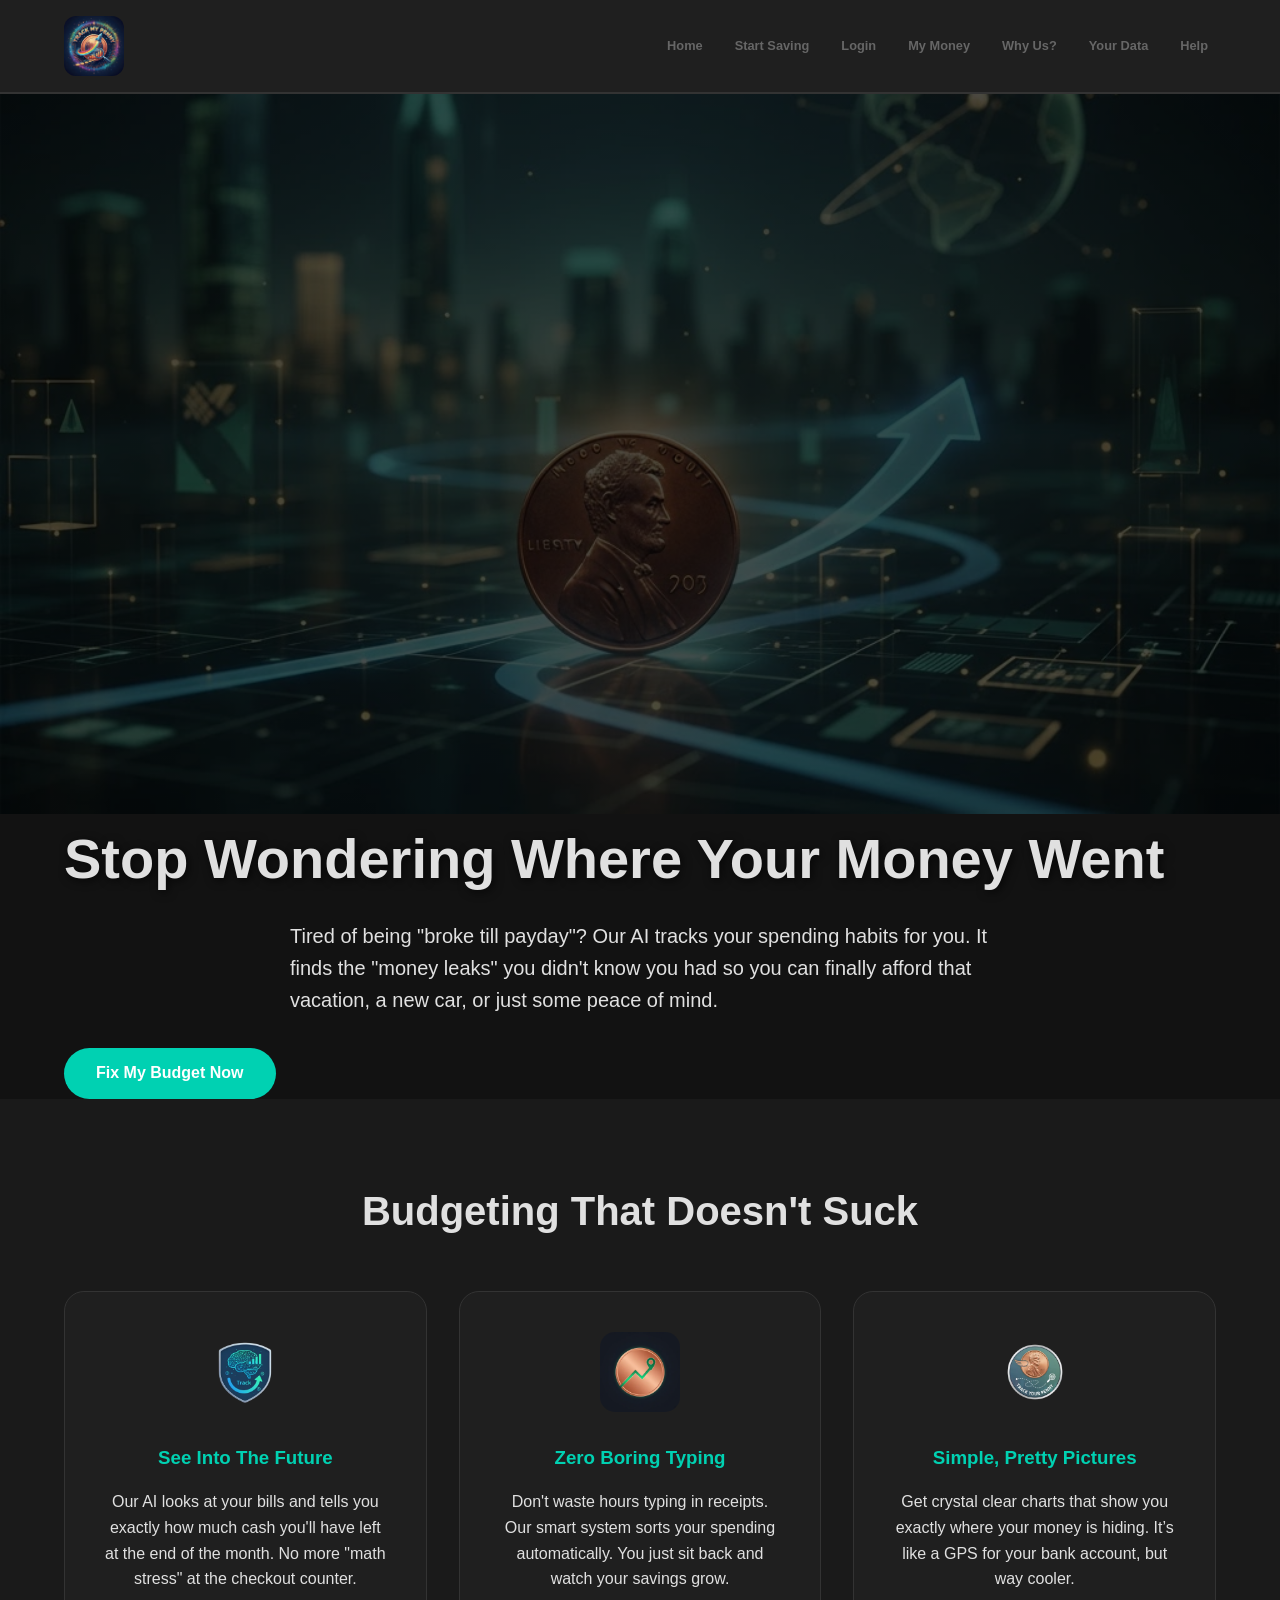
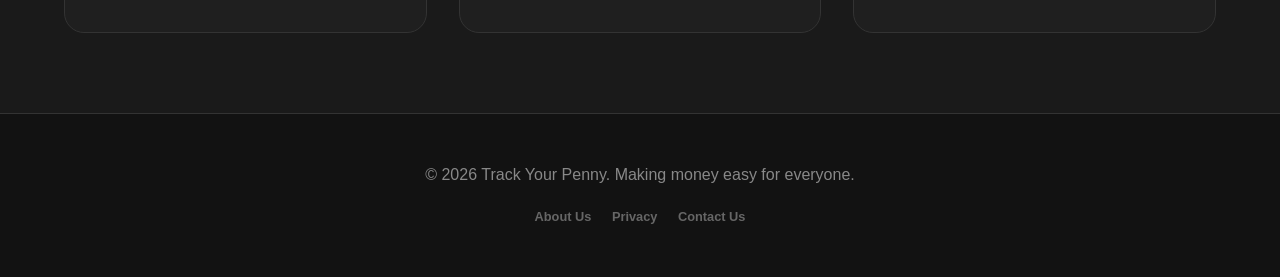
<file: index.html>
<!doctype html>
<html lang="en">
  <head>
    <meta charset="UTF-8" />
    <meta name="viewport" content="width=device-width, initial-scale=1.0" />
    <title>Track Your Penny</title>
    <meta
      name="description"
      content="Finally, a budget app that actually works. Use AI to see where your cash is going, kill your debt, and start saving for the stuff you actually want."
    />
    <link rel="stylesheet" href="css/styles.css" />
    <link rel="stylesheet" href="css/responsive.css" />
  </head>
  <body>
    <noscript>
      <div class="noscript-banner">
        Please enable JavaScript to use the Track Your Penny budget tracker.
      </div>
    </noscript>
    <header>
      <div class="container header-container">
        <img src="images/logo-brand.webp" alt="Track Your Penny Logo" class="logo" width="60" height="60" />
        <nav class="header-nav">
          <a href="index.html">Home</a>
          <a href="auth.html#signup">Start Saving</a>
          <a href="auth.html#signin">Login</a>
          <a href="dashboard.html">My Money</a>
          <a href="about.html">Why Us?</a>
          <a href="privacy.html">Your Data</a>
          <a href="contact.html">Help</a>
        </nav>
      </div>
    </header>
    <section id="hero"></section>
    
      <div class="container hero-content">
        <h1>Stop Wondering Where Your Money Went</h1>
        <p>
          Tired of being "broke till payday"? Our AI tracks your spending habits for you. It finds the "money leaks" you didn't know you had so you can finally afford that
          vacation, a new car, or just some peace of mind.
        </p>
        <div class="hero-actions">
          <a href="auth.html#signup" class="btn-primary">Fix My Budget Now</a>
        </div>
      </div>
    </section>

    <section id="features">
      <div class="container">
        <h2>Budgeting That Doesn't Suck</h2>
        <div class="features-cards">
          <div class="card">
            <img src="images/icon-ai-stats.webp" alt="Predicting the future" class="card-icon" width="80" height="80" />
            <h3>See Into The Future</h3>
            <p>Our AI looks at your bills and tells you exactly how much cash you'll have left at the end of the month. No more "math stress" at the checkout counter.</p>
          </div>
          <div class="card">
            <img src="images/icon-tracking.webp" alt="Automatic tracking" class="card-icon" width="80" height="80" />
            <h3>Zero Boring Typing</h3>
            <p>Don't waste hours typing in receipts. Our smart system sorts your spending automatically. You just sit back and watch your savings grow.</p>
          </div>
          <div class="card">
            <img src="images/icon-visuals.webp" alt="Easy charts" class="card-icon" width="80" height="80" />
            <h3>Simple, Pretty Pictures</h3>
            <p>Get crystal clear charts that show you exactly where your money is hiding. It’s like a GPS for your bank account, but way cooler.</p>
          </div>
        </div>
      </div>
    </section>
    <footer>
      <div class="container footer-container">
        <p>&copy; 2026 Track Your Penny. Making money easy for everyone.</p>
        <nav class="footer-nav">
          <a href="about.html">About Us</a>
          <a href="privacy.html">Privacy</a>
          <a href="contact.html">Contact Us</a>
        </nav>
      </div>
    </footer>
    <script src="js/app.js"></script>
  </body>
</html>
</file>
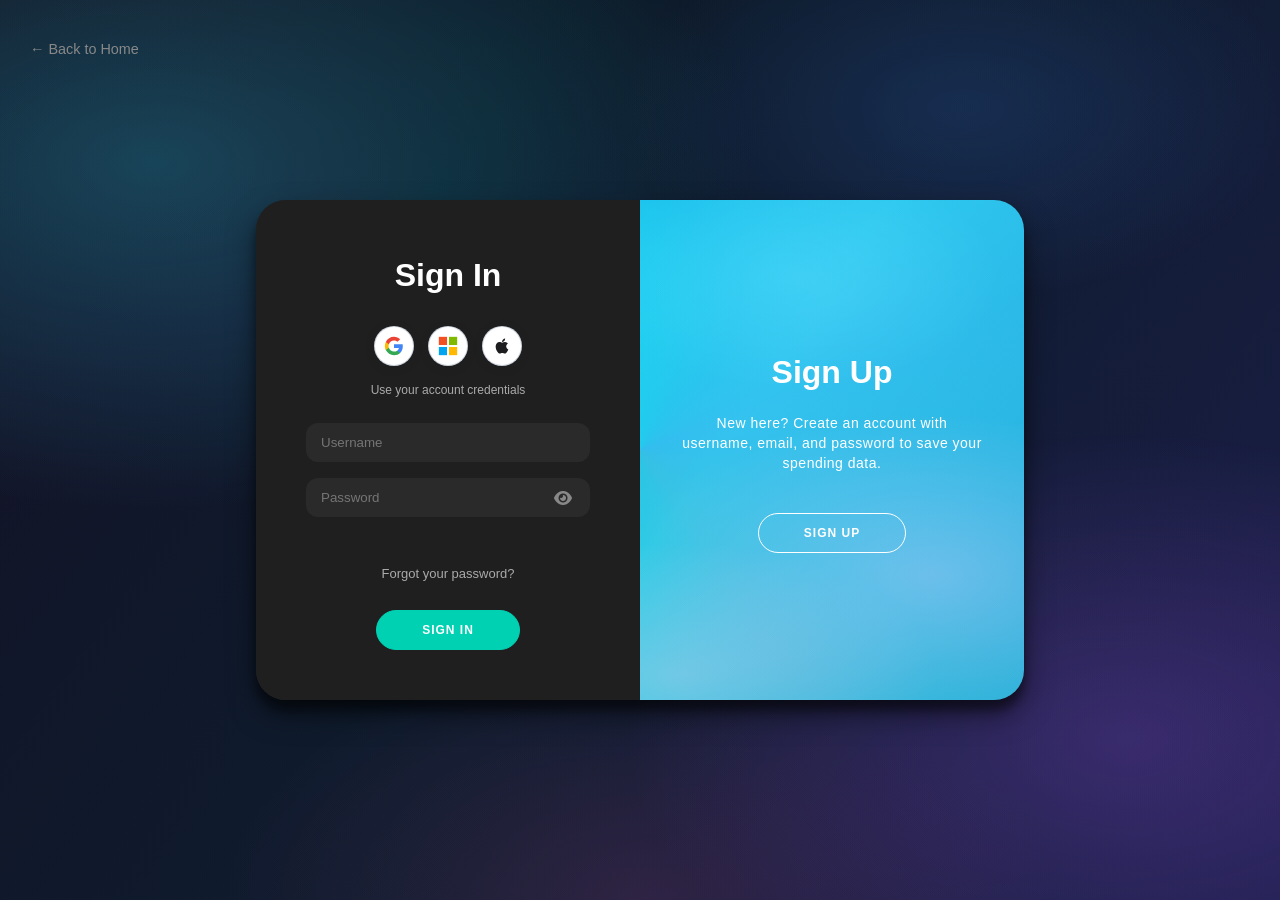
<file: auth.html>
<!doctype html>
<html lang="en">
  <head>
    <meta charset="UTF-8" />
    <meta name="viewport" content="width=device-width, initial-scale=1.0" />
    <title>Track Your Penny | Auth</title>
    <link rel="stylesheet" href="css/styles.css" />
    <link rel="stylesheet" href="https://cdnjs.cloudflare.com/ajax/libs/font-awesome/6.0.0/css/all.min.css" />
  </head>
  <body class="auth-body">
    <header class="auth-header">
      <a href="index.html" class="back-link">← Back to Home</a>
    </header>
    <div class="auth-wrapper">
      <div class="auth-container" id="container">
        <div class="form-container sign-up-container">
          <form id="signupForm">
            <h1>Sign Up</h1>
            <div class="social-container">
              <a href="javascript:void(0);" class="social" onclick="alert('oAuth2 coming soon')" aria-label="Continue with Google">
                <svg xmlns="http://www.w3.org/2000/svg" viewBox="0 0 24 24" width="20" height="20" aria-hidden="true">
                  <path fill="#4285F4" d="M22.56 12.25c0-.78-.07-1.53-.2-2.25H12v4.26h5.92c-.26 1.37-1.04 2.53-2.21 3.31v2.77h3.57c2.08-1.92 3.28-4.74 3.28-8.09z" />
                  <path fill="#34A853" d="M12 23c2.97 0 5.46-.98 7.28-2.66l-3.57-2.77c-.98.66-2.23 1.06-3.71 1.06-2.86 0-5.29-1.93-6.16-4.53H2.18v2.84C3.99 20.53 7.7 23 12 23z" />
                  <path fill="#FBBC05" d="M5.84 14.09c-.22-.66-.35-1.36-.35-2.09s.13-1.43.35-2.09V7.07H2.18C1.43 8.55 1 10.22 1 12s.43 3.45 1.18 4.93l2.85-2.22.81-.62z" />
                  <path fill="#EA4335" d="M12 5.38c1.62 0 3.06.56 4.21 1.64l3.15-3.15C17.45 2.09 14.97 1 12 1 7.7 1 3.99 3.47 2.18 7.07l3.66 2.84c.87-2.6 3.3-4.53 6.16-4.53z" />
                </svg>
              </a>
              <a href="javascript:void(0);" class="social" onclick="alert('oAuth2 coming soon')" aria-label="Continue with Microsoft">
                <svg xmlns="http://www.w3.org/2000/svg" viewBox="0 0 24 24" width="20" height="20" aria-hidden="true">
                  <rect x="1" y="1" width="10" height="10" fill="#f25022" />
                  <rect x="13" y="1" width="10" height="10" fill="#7fba00" />
                  <rect x="1" y="13" width="10" height="10" fill="#00a4ef" />
                  <rect x="13" y="13" width="10" height="10" fill="#ffb900" />
                  <rect x="11" y="1" width="2" height="22" fill="#ffffff" />
                  <rect x="1" y="11" width="22" height="2" fill="#ffffff" />
                </svg>
              </a>
              <a href="javascript:void(0);" class="social" onclick="alert('oAuth2 coming soon')" aria-label="Continue with Apple">
                <svg xmlns="http://www.w3.org/2000/svg" viewBox="0 0 24 24" width="20" height="20" aria-hidden="true">
                  <path
                    fill="#1d1d1f"
                    d="M17.05 20.28c-.98.95-2.05.88-3.08.4-1.09-.5-2.08-.48-3.24 0-1.44.62-2.2.44-3.06-.4C2.79 15.25 3.51 7.59 9.05 7.31c1.35.07 2.29.74 3.08.8 1.18-.24 2.31-.93 3.57-.84 1.51.12 2.65.72 3.4 1.8-3.12 1.87-2.38 5.98.48 7.13-.57 1.5-1.31 2.99-2.53 4.08zM12.03 7.25c-.15-2.23 1.66-4.07 3.74-4.25.29 2.58-2.34 4.5-3.74 4.25z"
                  />
                </svg>
              </a>
            </div>
            <span>Create your account to get started</span>
            <input type="text" id="reg-username" name="reg-username" placeholder="Username" autocomplete="username" required />
            <input type="email" id="reg-email" name="reg-email" placeholder="Email" autocomplete="email" required />
            <div class="password-wrapper">
              <input type="password" id="reg-password" name="reg-password" placeholder="Password" autocomplete="new-password" required />
              <i class="fas fa-eye toggle-password" data-target="reg-password"></i>
            </div>
            <div class="password-wrapper">
              <input type="password" id="reg-confirm-password" name="reg-confirm-password" placeholder="Confirm Password" autocomplete="new-password" required />
              <i class="fas fa-eye toggle-password" data-target="reg-confirm-password"></i>
            </div>
            <div id="signup-error" class="error-text"></div>
            <button type="submit" id="signupBtn" class="btn-auth">Sign Up</button>
          </form>
        </div>

        <div class="form-container sign-in-container">
          <form id="loginForm">
            <h1>Sign In</h1>
            <div class="social-container">
              <a href="javascript:void(0);" class="social" onclick="alert('oAuth2 coming soon')" aria-label="Continue with Google">
                <svg xmlns="http://www.w3.org/2000/svg" viewBox="0 0 24 24" width="20" height="20" aria-hidden="true">
                  <path fill="#4285F4" d="M22.56 12.25c0-.78-.07-1.53-.2-2.25H12v4.26h5.92c-.26 1.37-1.04 2.53-2.21 3.31v2.77h3.57c2.08-1.92 3.28-4.74 3.28-8.09z" />
                  <path fill="#34A853" d="M12 23c2.97 0 5.46-.98 7.28-2.66l-3.57-2.77c-.98.66-2.23 1.06-3.71 1.06-2.86 0-5.29-1.93-6.16-4.53H2.18v2.84C3.99 20.53 7.7 23 12 23z" />
                  <path fill="#FBBC05" d="M5.84 14.09c-.22-.66-.35-1.36-.35-2.09s.13-1.43.35-2.09V7.07H2.18C1.43 8.55 1 10.22 1 12s.43 3.45 1.18 4.93l2.85-2.22.81-.62z" />
                  <path fill="#EA4335" d="M12 5.38c1.62 0 3.06.56 4.21 1.64l3.15-3.15C17.45 2.09 14.97 1 12 1 7.7 1 3.99 3.47 2.18 7.07l3.66 2.84c.87-2.6 3.3-4.53 6.16-4.53z" />
                </svg>
              </a>
              <a href="javascript:void(0);" class="social" onclick="alert('oAuth2 coming soon')" aria-label="Continue with Microsoft">
                <svg xmlns="http://www.w3.org/2000/svg" viewBox="0 0 24 24" width="20" height="20" aria-hidden="true">
                  <rect x="1" y="1" width="10" height="10" fill="#f25022" />
                  <rect x="13" y="1" width="10" height="10" fill="#7fba00" />
                  <rect x="1" y="13" width="10" height="10" fill="#00a4ef" />
                  <rect x="13" y="13" width="10" height="10" fill="#ffb900" />
                  <rect x="11" y="1" width="2" height="22" fill="#ffffff" />
                  <rect x="1" y="11" width="22" height="2" fill="#ffffff" />
                </svg>
              </a>
              <a href="javascript:void(0);" class="social" onclick="alert('oAuth2 coming soon')" aria-label="Continue with Apple">
                <svg xmlns="http://www.w3.org/2000/svg" viewBox="0 0 24 24" width="20" height="20" aria-hidden="true">
                  <path
                    fill="#1d1d1f"
                    d="M17.05 20.28c-.98.95-2.05.88-3.08.4-1.09-.5-2.08-.48-3.24 0-1.44.62-2.2.44-3.06-.4C2.79 15.25 3.51 7.59 9.05 7.31c1.35.07 2.29.74 3.08.8 1.18-.24 2.31-.93 3.57-.84 1.51.12 2.65.72 3.4 1.8-3.12 1.87-2.38 5.98.48 7.13-.57 1.5-1.31 2.99-2.53 4.08zM12.03 7.25c-.15-2.23 1.66-4.07 3.74-4.25.29 2.58-2.34 4.5-3.74 4.25z"
                  />
                </svg>
              </a>
            </div>
            <span>Use your account credentials</span>
            <input type="text" id="login-username" name="login-username" placeholder="Username" autocomplete="username" required />
            <div class="password-wrapper">
              <input type="password" id="login-password" name="login-password" placeholder="Password" autocomplete="current-password" required />
              <i class="fas fa-eye toggle-password" data-target="login-password"></i>
            </div>
            <div id="login-error" class="error-text"></div>
            <a href="javascript:void(0);" class="forgot-pass" onclick="alert('Password reset coming soon!')">Forgot your password?</a>
            <button type="submit" id="loginBtn" class="btn-auth">Sign In</button>
          </form>
        </div>

        <div class="overlay-container">
          <div class="overlay">
            <div class="overlay-panel overlay-left">
              <h1>Sign In</h1>
              <p>Already have an account? Use your username and password to open your budget.</p>
              <button class="ghost btn-auth" id="signInBtn">Sign In</button>
            </div>
            <div class="overlay-panel overlay-right">
              <h1>Sign Up</h1>
              <p>New here? Create an account with username, email, and password to save your spending data.</p>
              <button class="ghost btn-auth" id="signUpBtn">Sign Up</button>
            </div>
          </div>
        </div>
      </div>
    </div>
    
    <!-- Verification Overlay -->
    <div id="verificationOverlay" class="verification-overlay">
      <div class="verification-modal">
        <div class="verification-header">
          <h2>Verify Your Identity</h2>
          <button id="closeVerification" class="close-btn">&times;</button>
        </div>
        <div class="verification-content">
          <p id="verificationMessage">Please enter the 6-digit verification code sent to your email.</p>
          <div class="verification-input-group">
            <input type="hidden" id="verificationCode"/>
            <div class="otp-inputs">
              <input type="text" id="otp-1" name="otp-1" class="otp-digit" maxlength="1" pattern="[0-9]" inputmode="numeric" autocomplete="one-time-code" />
              <input type="text" id="otp-2" name="otp-2" class="otp-digit" maxlength="1" pattern="[0-9]" inputmode="numeric" autocomplete="one-time-code" />
              <input type="text" id="otp-3" name="otp-3" class="otp-digit" maxlength="1" pattern="[0-9]" inputmode="numeric" autocomplete="one-time-code" />
              <input type="text" id="otp-4" name="otp-4" class="otp-digit" maxlength="1" pattern="[0-9]" inputmode="numeric" autocomplete="one-time-code" />
              <input type="text" id="otp-5" name="otp-5" class="otp-digit" maxlength="1" pattern="[0-9]" inputmode="numeric" autocomplete="one-time-code" />
              <input type="text" id="otp-6" name="otp-6" class="otp-digit" maxlength="1" pattern="[0-9]" inputmode="numeric" autocomplete="one-time-code" />
            </div>
          </div>
          <div id="verificationError" class="error-text"></div>
          <button id="verifyBtn" class="btn-auth">Verify</button>
          <button id="resendBtn" class="btn-secondary">Resend Code</button>
        </div>
      </div>
    </div>
    
    <script src="js/app.js"></script>
    <script src="js/auth.js"></script>
  </body>
</html>
</file>
<file: css/styles.css>
/* ===========================
   BASE STYLES & VARIABLES
=========================== */
:root {
  --primary: #00d1b2;
  --primary-hover: #00b89c;
  --grad: linear-gradient(to right, #6a11cb, #2575fc);
  --bg-dark: #121212;
  --bg-card: #1f1f1f;
  --bg-input: #2a2a2a;
  --text-light: #e0e0e0;
  --text-muted: #888888;
}

* {
  margin: 0;
  padding: 0;
  box-sizing: border-box;
  font-family: "Segoe UI", Tahoma, Geneva, Verdana, sans-serif;
}

body {
  background-color: var(--bg-dark);
  color: var(--text-light);
  line-height: 1.6;
  overflow-x: hidden;
}

a {
  text-decoration: none;
}

/* Make all images soft by default */
img {
  border-radius: 15px;
}

/* ===========================
   INDEX.HTML STYLES
=========================== */
.container {
  width: 90%;
  max-width: 1200px;
  margin: auto;
}

/* Header */
header {
  background: var(--bg-card);
  padding: 1rem 0;
  border-bottom: 2px solid #333;
}

.header-container {
  display: flex;
  justify-content: space-between;
  align-items: center;
}

.logo {
  width: 60px;
  height: auto;
  border-radius: 12px;
  transition: transform 0.3s ease;
}

.logo:hover {
  transform: scale(1.05);
}

.header-nav {
  display: flex;
  gap: 1rem;
}

.header-nav a {
  color: #666;
  margin: 0 0.5rem;
  font-size: 0.8rem;
  font-weight: bold;
  transition: color 0.3s ease;
}

.header-nav a:hover {
  color: var(--primary);
}

.footer-container nav a {
  color: #666;
  margin: 0 0.5rem;
  font-size: 0.8rem;
  font-weight: bold;         /* Added bold font weight */
  transition: color 0.3s ease;
}

.footer-container nav a:hover {
  color: var(--primary);     /* Uses your teal primary color variable */
}

/* Hero Section */
#hero {
  min-height: 80vh;
  display: flex;
  align-items: center;
  justify-content: center;
  text-align: center;
  background: linear-gradient(rgba(0, 0, 0, 0.7), rgba(0, 0, 0, 0.7)), url("../images/hero-finance-bg.webp");
  background-size: cover;
  background-position: center;
}

.hero-content h1 {
  font-size: 3.5rem;
  margin-bottom: 1rem;
  text-shadow: 2px 2px 10px rgba(0, 0, 0, 0.7);
}

.hero-content p {
  font-size: 1.25rem;
  margin-bottom: 2rem;
  max-width: 700px;
  margin: 0 auto 2rem auto;
}

/* Buttons */
.btn-primary {
  display: inline-block;
  background: var(--primary);
  color: #fff;
  padding: 0.8rem 2rem;
  font-weight: bold;
  border-radius: 50px; /* Pill shape */
  transition:
    background 0.3s ease,
    transform 0.2s ease;
}

.btn-primary:hover {
  background: var(--primary-hover);
  transform: translateY(-3px);
  box-shadow: 0 5px 15px rgba(0, 209, 178, 0.4);
}

/* Features */
#features {
  padding: 5rem 0;
  background: #1a1a1a;
  text-align: center;
}

#features h2 {
  margin-bottom: 3rem;
  font-size: 2.5rem;
}

.features-cards {
  display: flex;
  gap: 2rem;
  justify-content: space-between;
}

.card {
  background: var(--bg-card);
  padding: 2.5rem;
  flex: 1;
  border-radius: 20px; /* Soft look */
  border: 1px solid #333;
  transition:
    transform 0.3s ease,
    border-color 0.3s ease;
}

.card:hover {
  transform: translateY(-10px);
  border-color: var(--primary);
}

.card-icon {
  width: 80px;
  height: 80px;
  margin-bottom: 1.5rem;
  object-fit: cover;
}

.card h3 {
  margin-bottom: 1rem;
  color: var(--primary);
}

/* Footer */
footer {
  background: var(--bg-dark);
  padding: 3rem 0;
  text-align: center;
  border-top: 1px solid #333;
}

.footer-container p {
  margin-bottom: 1rem;
  color: var(--text-muted);
}

/* ===========================
   SMART COOKIE POPUP (index.html)
=========================== */
.cookie-popup {
  position: fixed;
  bottom: 30px;
  right: 30px;
  width: 380px;
  background: var(--bg-card);
  border: 1px solid #333;
  border-radius: 24px;
  padding: 2rem;
  box-shadow: 0 20px 40px rgba(0, 0, 0, 0.6);
  z-index: 9999;
  animation: slideIn 0.6s cubic-bezier(0.23, 1, 0.32, 1);
}

.cookie-header {
  display: flex;
  align-items: center;
  margin-bottom: 10px;
}

.mini-logo {
  width: 30px;
  border-radius: 8px;
  margin-right: 10px;
}

.cookie-content p {
  font-size: 0.9rem;
  margin-bottom: 1rem;
  color: var(--text-light);
}

.cookie-btns {
  display: flex;
  gap: 15px;
  align-items: center;
}

.btn-text {
  background: none;
  border: none;
  color: var(--text-muted);
  cursor: pointer;
  font-size: 0.9rem;
  text-decoration: underline;
}

@keyframes slideIn {
  from {
    transform: translateX(100%);
    opacity: 0;
  }
  to {
    transform: translateX(0);
    opacity: 1;
  }
}

/* ===========================
   ANIMATED AUTH PAGE (auth.html)
=========================== */
.auth-body {
  display: flex;
  flex-direction: column;
  justify-content: center;
  align-items: center;
  min-height: 100vh;
  position: relative;
  isolation: isolate;
  overflow-x: hidden;
  background: linear-gradient(125deg, #0a0f1a, #0f172a, #1e1b4b, #0f172a, #134e4a, #172554, #0f172a, #0a0f1a);
  background-size: 400% 400%;
  animation: authBodyWave 22s ease infinite;
}

.auth-header {
  position: absolute;
  top: 20px;
  left: 30px;
  background-color: #121212;
  border-bottom: none;
}

.back-link {
  color: var(--text-muted);
  font-size: 0.9rem;
  transition: color 0.3s;
}

.back-link:hover {
  color: var(--primary);
}

.form-container {
  position: absolute;
  top: 0;
  height: 100%;
  transition: all 0.6s ease-in-out;
}

.sign-in-container {
  left: 0;
  width: 50%;
  z-index: 2;
}

.sign-up-container {
  left: 0;
  width: 50%;
  opacity: 0;
  z-index: 1;
}

.form-container form {
  background-color: var(--bg-card);
  display: flex;
  align-items: center;
  justify-content: center;
  flex-direction: column;
  padding: 0 50px;
  height: 100%;
  text-align: center;
}

.form-container form h1 {
  margin-bottom: 10px;
  color: #fff;
}

.form-container form span {
  font-size: 12px;
  color: #aaa;
  margin-bottom: 15px;
}

.social-container {
  margin: 15px 0;
}

.social-container a {
  border: 1px solid #444;
  border-radius: 50%;
  display: inline-flex;
  justify-content: center;
  align-items: center;
  margin: 0 5px;
  height: 40px;
  width: 40px;
  color: #fff;
  transition:
    background 0.3s,
    border-color 0.3s;
}

.social-container a:hover {
  background: var(--primary);
  border-color: var(--primary);
}

.form-container input {
  background-color: var(--bg-input);
  border: none;
  padding: 12px 15px;
  margin: 8px 0;
  width: 100%;
  border-radius: 12px;
  color: white;
  outline: none;
}

.form-container input:focus {
  box-shadow: 0 0 5px var(--primary);
}

.forgot-pass {
  color: #aaa;
  font-size: 13px;
  margin: 15px 0;
}

.forgot-pass:hover {
  color: var(--primary);
}

.btn-auth {
  border-radius: 50px;
  border: 1px solid var(--primary);
  background-color: var(--primary);
  color: #ffffff;
  font-size: 12px;
  font-weight: bold;
  padding: 12px 45px;
  letter-spacing: 1px;
  text-transform: uppercase;
  cursor: pointer;
  margin-top: 10px;
  position: relative;
  overflow: hidden;
  transition: transform 240ms ease, box-shadow 240ms ease;
}

.btn-auth:active {
  transform: scale(0.95);
}

.btn-auth.ghost {
  background-color: transparent;
  border-color: #ffffff;
}

/* OVERLAY ANIMATION */
.overlay-container {
  position: absolute;
  top: 0;
  left: 50%;
  width: 50%;
  height: 100%;
  overflow: hidden;
  transition: transform 0.6s ease-in-out;
  z-index: 100;
}

.overlay {
  color: #ffffff;
  position: relative;
  left: -100%;
  height: 100%;
  width: 200%;
  transform: translateX(0);
  transition: transform 0.6s ease-in-out;
  overflow: hidden;
  background: linear-gradient(125deg, #0ea5e9, #22d3ee, #06b6d4, #a855f7, #d946ef, #3b82f6, #14b8a6, #0ea5e9);
  background-size: 400% 400%;
  animation: overlayWave 14s ease infinite;
}

.overlay-panel {
  position: absolute;
  display: flex;
  align-items: center;
  justify-content: center;
  flex-direction: column;
  padding: 0 40px;
  text-align: center;
  top: 0;
  height: 100%;
  width: 50%;
  transition: transform 0.6s ease-in-out;
}

.overlay-panel h1 {
  margin-bottom: 15px;
}

.overlay-panel p {
  font-size: 14px;
  font-weight: 100;
  line-height: 20px;
  letter-spacing: 0.5px;
  margin-bottom: 30px;
}

.overlay-left {
  transform: translateX(-20%);
}
.overlay-right {
  right: 0;
  transform: translateX(0);
}

/* SLIDING LOGIC CLASSES */
.auth-container.right-panel-active .sign-in-container {
  transform: translateX(100%);
}
.auth-container.right-panel-active .sign-up-container {
  transform: translateX(100%);
  opacity: 1;
  z-index: 5;
  animation: show 0.6s;
}

.auth-container.right-panel-active .overlay-container {
  transform: translateX(-100%);
}
.auth-container.right-panel-active .overlay {
  transform: translateX(50%);
}
.auth-container.right-panel-active .overlay-left {
  transform: translateX(0);
}
.auth-container.right-panel-active .overlay-right {
  transform: translateX(20%);
}

@keyframes show {
  0%,
  49.99% {
    opacity: 0;
    z-index: 1;
  }
  50%,
  100% {
    opacity: 1;
    z-index: 5;
  }
}
/* --- PROFESSIONAL EYE ALIGNMENT --- */
.password-wrapper {
  position: relative;
  width: 100%;
  margin: 8px 0;
  display: flex;
  align-items: center; /* Vertically centers the input and eye together */
}

.password-wrapper input {
  margin: 0 !important;
  padding-right: 45px !important; /* Space for the eye */
  width: 100%;
}

.toggle-password {
  position: absolute;
  right: 12px;
  top: 50%;
  transform: translateY(-50%);
  width: 30px;
  display: flex;
  align-items: center;
  justify-content: center;
  cursor: pointer;
  color: var(--text-muted);
  z-index: 10;
  transition: color 0.2s ease;
}

/* Fixes FontAwesome or SVG scaling issues */
.toggle-password i,
.toggle-password svg {
  font-size: 18px; /* Consistent size */
  line-height: 1; /* Prevents line-height from pushing the icon down */
  display: block; /* Removes inline-block bottom gap */
}

.toggle-password:hover {
  color: var(--primary);
}

.error-text {
  color: #ff6b6b;
  font-size: 0.85rem;
  margin-top: 5px;
  min-height: 1.2rem; /* Prevents layout jump */
  font-weight: 500;
}
.relative {
  position: relative;
}

.auth-body::before {
  content: "";
  position: fixed;
  inset: 0;
  z-index: 0;
  pointer-events: none;
  background:
    radial-gradient(ellipse 85% 70% at 12% 18%, rgba(34, 211, 238, 0.35), transparent 55%),
    radial-gradient(ellipse 75% 65% at 88% 82%, rgba(168, 85, 247, 0.32), transparent 52%),
    radial-gradient(ellipse 65% 55% at 50% 100%, rgba(236, 72, 153, 0.18), transparent 50%),
    radial-gradient(ellipse 55% 45% at 75% 12%, rgba(59, 130, 246, 0.22), transparent 48%);
  mix-blend-mode: screen;
  opacity: 0.75;
  animation: authBodyOrbs 14s ease-in-out infinite alternate;
}

.auth-body::after {
  content: "";
  position: fixed;
  inset: -50%;
  z-index: 0;
  pointer-events: none;
  background: conic-gradient(
    from 180deg at 40% 40%,
    rgba(34, 211, 238, 0.06),
    rgba(168, 85, 247, 0.09),
    rgba(236, 72, 153, 0.06),
    rgba(20, 184, 166, 0.08),
    rgba(59, 130, 246, 0.07),
    rgba(34, 211, 238, 0.06)
  );
  animation: authBodySpin 32s linear infinite;
  opacity: 0.55;
}

/* z-index only—do not set position here or it breaks .auth-header (absolute top-left) */
.auth-body > * {
  z-index: 1;
}

.auth-wrapper {
  perspective: 1200px;
  position: relative;
  display: flex;
  justify-content: center;
  align-items: center;
  width: 100%;
}

.auth-body .auth-header {
  position: absolute;
  top: 20px;
  left: 30px;
  z-index: 2;
  background: transparent !important;
}

.auth-container {
  background-color: var(--bg-card);
  border-radius: 30px;
  box-shadow: 0 14px 28px rgba(0, 0, 0, 0.5), 0 10px 10px rgba(0, 0, 0, 0.4);
  position: relative;
  overflow: hidden;
  width: 768px;
  max-width: 90%;
  min-height: 500px;
  opacity: 0;
  transform: translateY(26px) scale(0.98);
  animation: authIntro 850ms cubic-bezier(0.22, 1, 0.36, 1) forwards;
  will-change: transform;
}

.auth-container::before {
  content: "";
  position: absolute;
  inset: -2px;
  border-radius: 32px;
  background: linear-gradient(120deg, rgba(34, 211, 238, 0.4), rgba(168, 85, 247, 0.45), rgba(34, 211, 238, 0.4));
  background-size: 200% 200%;
  opacity: 0.35;
  z-index: -1;
  filter: blur(10px);
  animation: borderGlow 6s linear infinite;
}

.form-container form > * {
  opacity: 0;
  transform: translateY(8px);
  animation: itemRise 500ms ease forwards;
}

.sign-in-container form > *:nth-child(1),
.sign-up-container form > *:nth-child(1) { animation-delay: 150ms; }
.sign-in-container form > *:nth-child(2),
.sign-up-container form > *:nth-child(2) { animation-delay: 210ms; }
.sign-in-container form > *:nth-child(3),
.sign-up-container form > *:nth-child(3) { animation-delay: 260ms; }
.sign-in-container form > *:nth-child(4),
.sign-up-container form > *:nth-child(4) { animation-delay: 320ms; }
.sign-in-container form > *:nth-child(5),
.sign-up-container form > *:nth-child(5) { animation-delay: 380ms; }
.sign-in-container form > *:nth-child(6),
.sign-up-container form > *:nth-child(6) { animation-delay: 430ms; }
.sign-in-container form > *:nth-child(7),
.sign-up-container form > *:nth-child(7) { animation-delay: 490ms; }
.sign-in-container form > *:nth-child(8),
.sign-up-container form > *:nth-child(8) { animation-delay: 550ms; }

.btn-auth:hover {
  transform: translateY(-2px);
  box-shadow: 0 10px 24px rgba(12, 242, 201, 0.22);
}

.btn-auth .ripple {
  position: absolute;
  width: 16px;
  height: 16px;
  border-radius: 50%;
  transform: translate(-50%, -50%);
  background: rgba(255, 255, 255, 0.65);
  pointer-events: none;
  animation: rippleBurst 600ms ease-out forwards;
}

.social {
  position: relative;
  display: inline-flex;
  align-items: center;
  justify-content: center;
}

.social svg {
  width: 20px;
  height: 20px;
  display: block;
  flex-shrink: 0;
}

.social:hover svg {
  filter: drop-shadow(0 1px 3px rgba(15, 23, 42, 0.12));
}

/* One style for every provider: bright neutral chip */
.social-container a.social {
  background: #ffffff;
  border-color: rgba(148, 163, 184, 0.45);
  box-shadow: 0 2px 12px rgba(15, 23, 42, 0.08);
}

.social-container a.social:hover {
  background: #f8fafc;
  border-color: var(--primary, #0cf2c9);
  box-shadow: 0 4px 16px rgba(15, 23, 42, 0.12);
}


.overlay::before {
  content: "";
  position: absolute;
  inset: 0;
  z-index: 0;
  background:
    radial-gradient(ellipse 90% 70% at 15% 20%, rgba(34, 211, 238, 0.55), transparent 52%),
    radial-gradient(ellipse 80% 65% at 88% 75%, rgba(168, 85, 247, 0.5), transparent 50%),
    radial-gradient(ellipse 70% 55% at 55% 95%, rgba(236, 72, 153, 0.4), transparent 48%),
    radial-gradient(ellipse 60% 50% at 70% 15%, rgba(59, 130, 246, 0.45), transparent 45%);
  mix-blend-mode: screen;
  opacity: 0.95;
  animation: overlayOrbs 10s ease-in-out infinite alternate;
  pointer-events: none;
}

.overlay::after {
  content: "";
  position: absolute;
  inset: -50%;
  z-index: 0;
  background: conic-gradient(
    from 0deg at 50% 50%,
    rgba(34, 211, 238, 0.12),
    rgba(168, 85, 247, 0.18),
    rgba(236, 72, 153, 0.14),
    rgba(20, 184, 166, 0.16),
    rgba(59, 130, 246, 0.15),
    rgba(34, 211, 238, 0.12)
  );
  animation: overlaySpin 22s linear infinite;
  opacity: 0.75;
  pointer-events: none;
}

.overlay .overlay-panel {
  z-index: 2;
}

@keyframes authBodyWave {
  0% { background-position: 0% 35%; }
  33% { background-position: 100% 55%; }
  66% { background-position: 55% 0%; }
  100% { background-position: 0% 35%; }
}

@keyframes authBodyOrbs {
  from {
    transform: translate3d(-18px, -12px, 0) scale(1);
    opacity: 0.65;
  }
  to {
    transform: translate3d(20px, 16px, 0) scale(1.06);
    opacity: 0.85;
  }
}

@keyframes authBodySpin {
  to { transform: rotate(360deg); }
}

@keyframes borderGlow {
  0% { background-position: 0% 50%; }
  100% { background-position: 100% 50%; }
}

@keyframes authIntro {
  to {
    opacity: 1;
    transform: translateY(0) scale(1);
  }
}

@keyframes itemRise {
  to {
    opacity: 1;
    transform: translateY(0);
  }
}

@keyframes rippleBurst {
  from { opacity: 0.7; transform: translate(-50%, -50%) scale(0.3); }
  to { opacity: 0; transform: translate(-50%, -50%) scale(9); }
}

@keyframes overlayWave {
  0% { background-position: 0% 40%; }
  33% { background-position: 100% 60%; }
  66% { background-position: 60% 0%; }
  100% { background-position: 0% 40%; }
}

@keyframes overlayOrbs {
  from {
    transform: translate3d(-14px, -10px, 0) scale(1);
    opacity: 0.85;
  }
  to {
    transform: translate3d(16px, 12px, 0) scale(1.1);
    opacity: 1;
  }
}

@keyframes overlaySpin {
  to { transform: rotate(360deg); }
}

/* ===========================
   VERIFICATION OVERLAY STYLES
=========================== */

.verification-overlay {
  position: fixed;
  top: 0;
  left: 0;
  width: 100%;
  height: 100%;
  background: rgba(0, 0, 0, 0.8);
  backdrop-filter: blur(10px);
  display: flex;
  justify-content: center;
  align-items: center;
  z-index: 1000;
  opacity: 0;
  visibility: hidden;
  transition: all 0.3s ease;
}

.verification-overlay.show {
  opacity: 1 !important;
  visibility: visible !important;
}

.verification-modal {
  background: var(--bg-card);
  border-radius: 20px;
  padding: 2rem;
  width: 90%;
  max-width: 400px;
  box-shadow: 0 20px 60px rgba(0, 0, 0, 0.5);
  transform: scale(0.8);
  transition: transform 0.3s ease;
}

.verification-overlay.show .verification-modal {
  transform: scale(1);
}

.verification-header {
  display: flex;
  justify-content: space-between;
  align-items: center;
  margin-bottom: 1.5rem;
}

.verification-header h2 {
  color: var(--text-light);
  font-size: 1.5rem;
  margin: 0;
}

.close-btn {
  background: none;
  border: none;
  color: var(--text-muted);
  font-size: 1.5rem;
  cursor: pointer;
  padding: 0.5rem;
  border-radius: 50%;
  transition: all 0.2s ease;
}

.close-btn:hover {
  background: var(--bg-input);
  color: var(--text-light);
}

.verification-content p {
  color: var(--text-muted);
  margin-bottom: 1.5rem;
  text-align: center;
}

.verification-input-group {
  margin-bottom: 1.5rem;
}

#verificationCode {
  display: none;
}

.otp-inputs {
  display: flex;
  justify-content: space-between;
  margin-top: 1rem;
  gap: 0.5rem;
}

.otp-digit {
  width: 50px;
  height: 50px;
  background: var(--bg-input);
  border: 2px solid transparent;
  border-radius: 10px;
  color: var(--text-light);
  font-size: 1.5rem;
  text-align: center;
  transition: all 0.2s ease;
}

.otp-digit:focus {
  outline: none;
  border-color: var(--primary);
  transform: scale(1.05);
}

.verification-content .btn-auth {
  width: 100%;
  margin-bottom: 1rem;
}

.btn-secondary {
  width: 100%;
  padding: 0.75rem;
  background: transparent;
  border: 2px solid var(--primary);
  color: var(--primary);
  border-radius: 10px;
  cursor: pointer;
  font-size: 1rem;
  transition: all 0.2s ease;
}

.btn-secondary:hover {
  background: var(--primary);
  color: white;
}

.noscript-banner {
  background: #ff6b6b;
  color: white;
  padding: 1rem;
  text-align: center;
  font-weight: bold;
}
</file>
<file: css/responsive.css>
/* ===========================
   RESPONSIVE CSS 
=========================== */

/* Tablets & Medium Screens */
@media (max-width: 1024px) {
  #hero h1 {
    font-size: 2.5rem;
  }

  #hero p {
    font-size: 1.1rem;
  }

  .features-cards {
    flex-wrap: wrap;
    justify-content: center;
  }

  .features-cards .card {
    width: 45%;
  }
}

/* Mobile Screens */
@media (max-width: 768px) {
  header .header-container {
    flex-direction: column;
    align-items: center;
  }

  header nav {
    margin-top: 1rem;
    display: flex;
    flex-direction: column;
    align-items: center;
  }

  header nav a {
    margin: 0.5rem 0;
  }

  #hero {
    height: 60vh;
  }

  #hero h1 {
    font-size: 1.8rem;
  }

  #hero p {
    font-size: 1rem;
  }

  .features-cards .card {
    width: 80%;
  }

  /* Auth page tablet */
  .auth-container {
    width: 100%;
    max-width: 95%;
    min-height: 450px;
  }

  .form-container form {
    padding: 0 25px;
  }

  .overlay-panel {
    padding: 0 20px;
  }

  .overlay-panel h1 {
    font-size: 1.5rem;
  }

  .overlay-panel p {
    font-size: 12px;
  }
}

/* Extra Small Screens */
@media (max-width: 480px) {
  #hero h1 {
    font-size: 1.5rem;
  }

  #hero p {
    font-size: 0.9rem;
  }

  .features-cards .card {
    width: 95%;
    padding: 1.5rem;
  }

  .btn-primary {
    padding: 0.5rem 1.5rem;
    font-size: 0.9rem;
  }

  /* Auth page mobile */
  .auth-container {
    width: 100%;
    max-width: 100%;
    border-radius: 0;
    min-height: 100vh;
  }

  .auth-container::before {
    display: none;
  }

  .sign-in-container,
  .sign-up-container {
    width: 100%;
  }

  .form-container form {
    padding: 0 20px;
  }

  .btn-auth {
    padding: 10px 30px;
    font-size: 11px;
  }

  .social-container a {
    height: 35px;
    width: 35px;
  }

  /* OTP overlay on mobile */
  .verification-modal {
    width: 95%;
    max-width: 95%;
    padding: 1.5rem;
  }

  .otp-digit {
    width: 40px;
    height: 40px;
    font-size: 1.2rem;
  }

  .otp-inputs {
    gap: 0.3rem;
  }
}
</file>
